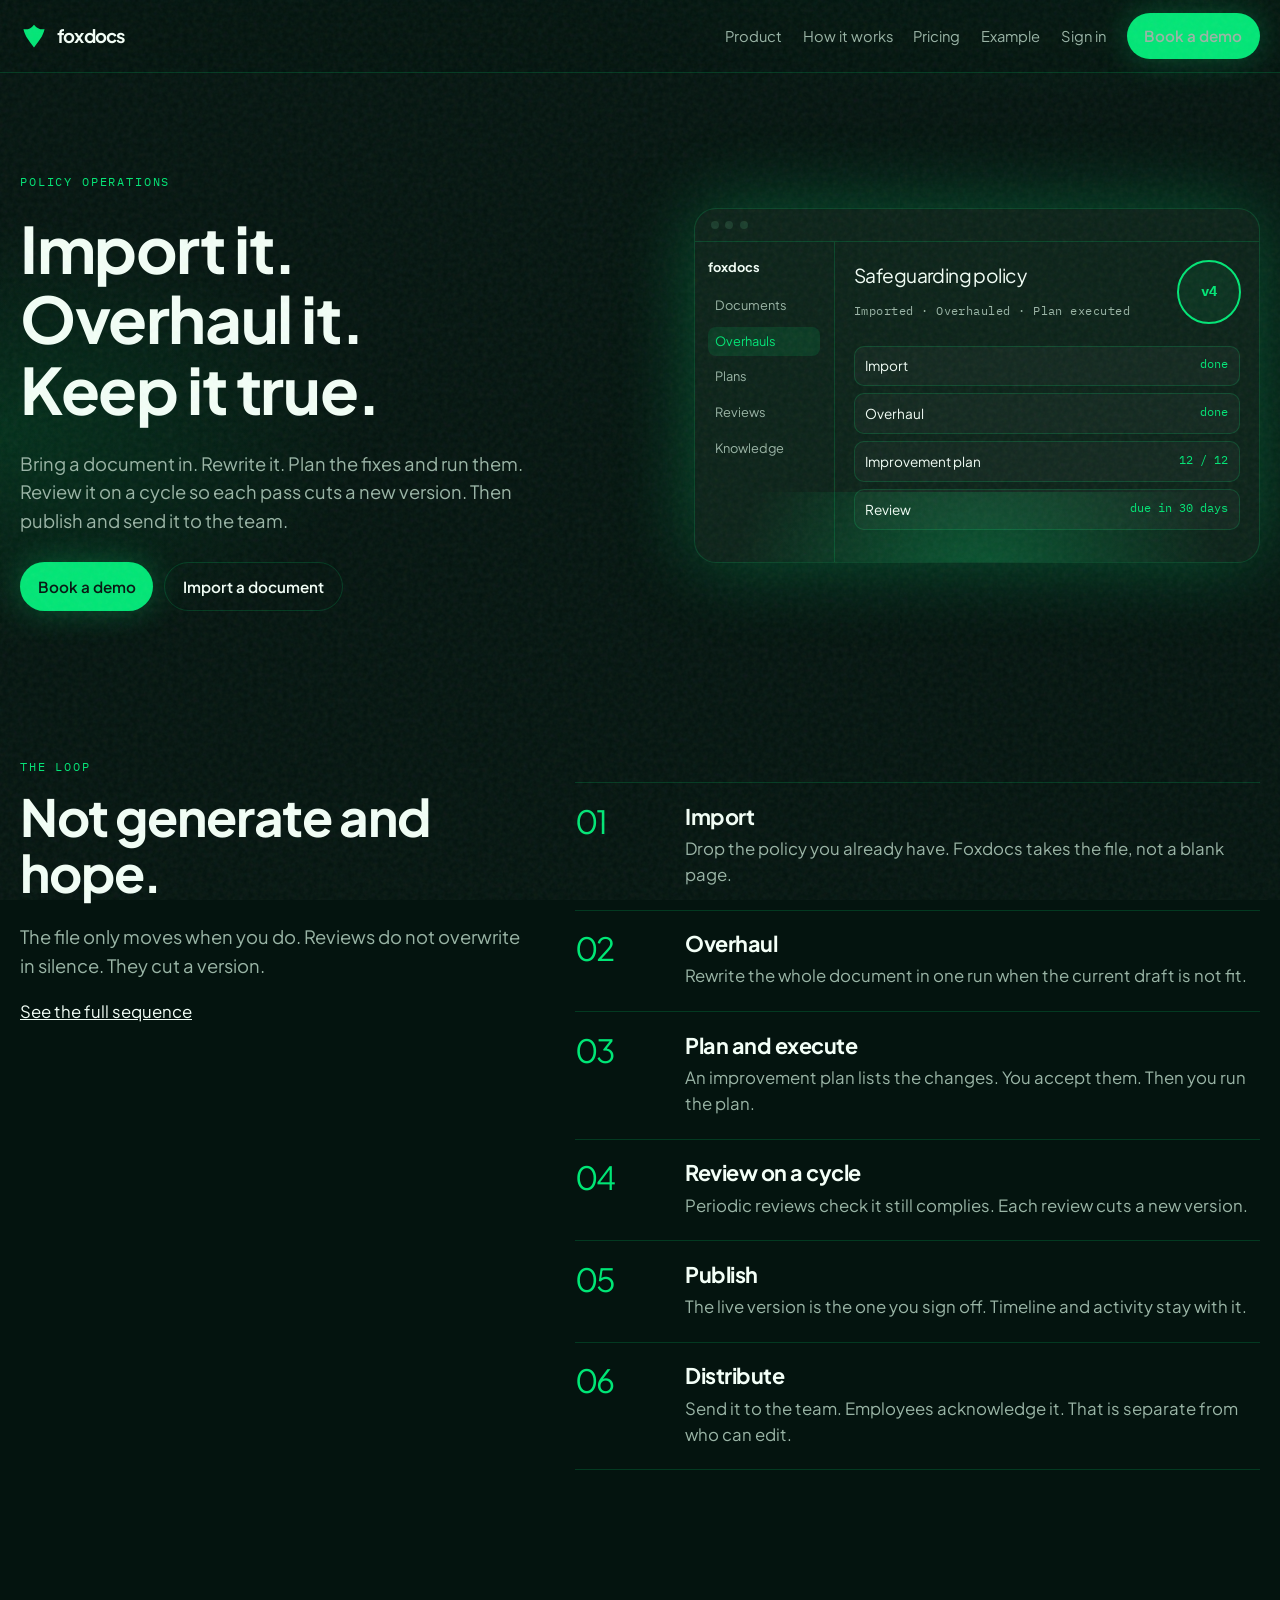
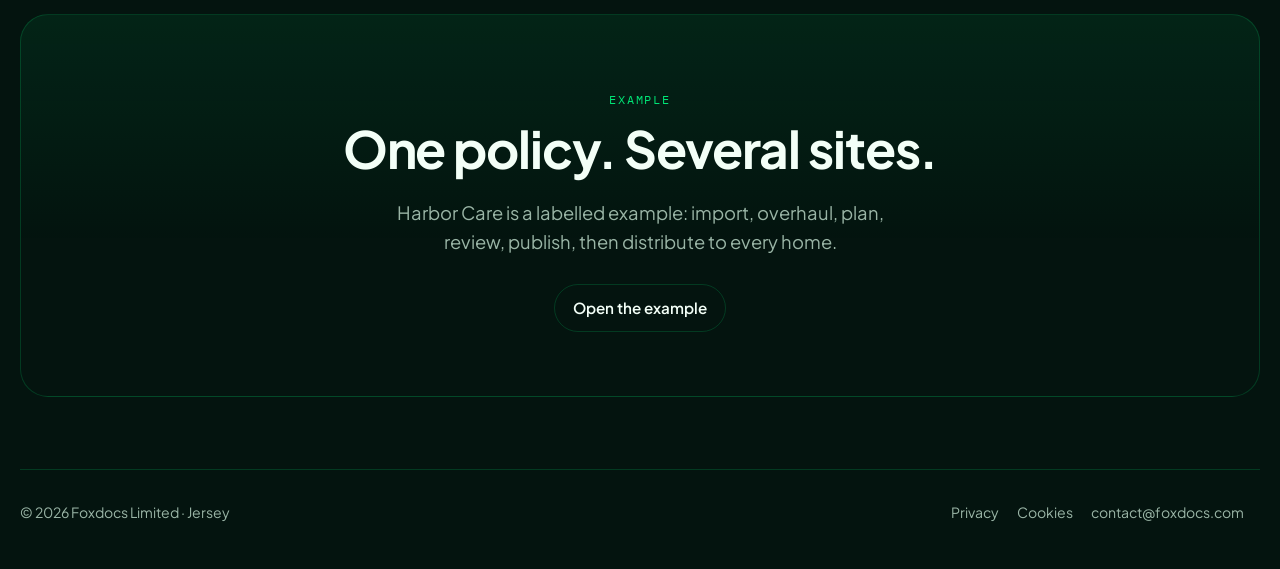
<file: index.html>
<!doctype html>
<html lang="en-GB">
<head>
  <meta charset="utf-8">
  <meta name="viewport" content="width=device-width, initial-scale=1">
  <title>Foxdocs · Import. Overhaul. Keep it true.</title>
  <meta name="description" content="Import a document, overhaul it, run an improvement plan, review it on a cycle, then publish and distribute.">
  <link rel="icon" href="favicon.svg" type="image/svg+xml">
  <link rel="preconnect" href="https://fonts.googleapis.com">
  <link rel="preconnect" href="https://fonts.gstatic.com" crossorigin>
  <link href="https://fonts.googleapis.com/css2?family=IBM+Plex+Mono:wght@400;600;700&family=Plus+Jakarta+Sans:ital,wght@0,400;0,500;0,600;0,700;1,400&display=swap" rel="stylesheet">
  <link rel="stylesheet" href="css/site.css">
</head>
<body>
<a class="skip" href="#main">Skip to content</a>
<header class="mast">
  <div class="wide mast-bar">
    <a class="mark" href="index.html"><svg class="mark-fox" viewBox="0 0 32 32" aria-hidden="true">
      <path fill="currentColor" d="M16 3c4 5 8.5 6 12 5-1 6-4 11-12 21C8 19 5 14 4 8c3.5 1 8 .2 12-5Z"/>
    </svg><span class="mark-word">foxdocs</span></a>
    <input type="checkbox" id="nav-on" class="nav-check">
    <label class="nav-burger" for="nav-on">Menu</label>
    <nav id="primary-nav" class="nav" aria-label="Primary">
      <a href="product.html">Product</a>
      <a href="how-it-works.html">How it works</a>
      <a href="pricing.html">Pricing</a>
      <a href="examples/harbor-care.html">Example</a>
      <a href="https://app.foxdocs.com">Sign in</a>
      <a class="btn btn-green" href="book-a-demo.html">Book a demo</a>
    </nav>
  </div>
</header>
<main id="main">
  <section class="hero">
    <div class="wide hero-grid">
      <div>
        <p class="kicker">Policy operations</p>
        <h1>Import it.<br>Overhaul it.<br>Keep it true.</h1>
        <p class="lede">Bring a document in. Rewrite it. Plan the fixes and run them. Review it on a cycle so each pass cuts a new version. Then publish and send it to the team.</p>
        <div class="actions">
          <a class="btn btn-green" href="book-a-demo.html">Book a demo</a>
          <a class="btn btn-line" href="https://www.foxdocs.com/upload-a-document">Import a document</a>
        </div>
      </div>
      <aside class="stage" aria-label="Product preview">
        <div class="stage-top"><span class="dot"></span><span class="dot"></span><span class="dot"></span></div>
        <div class="stage-body">
          <div class="side">
            <b>foxdocs</b>
            <p>Documents</p>
            <p class="on">Overhauls</p>
            <p>Plans</p>
            <p>Reviews</p>
            <p>Knowledge</p>
          </div>
          <div class="main">
            <div class="score">v4</div>
            <p class="doc">Safeguarding policy</p>
            <p class="meta">Imported · Overhauled · Plan executed</p>
            <div class="flow">
              <span>Import <em>done</em></span>
              <span>Overhaul <em>done</em></span>
              <span>Improvement plan <em>12 / 12</em></span>
              <span>Review <em>due in 30 days</em></span>
            </div>
          </div>
        </div>
      </aside>
    </div>
  </section>

  <section>
    <div class="wide two">
      <div>
        <p class="kicker">The loop</p>
        <h2>Not generate and hope.</h2>
        <p class="lede">The file only moves when you do. Reviews do not overwrite in silence. They cut a version.</p>
        <p><a href="how-it-works.html">See the full sequence</a></p>
      </div>
      <div class="rail">
        <article class="step"><div class="n">01</div><div><h3>Import</h3><p>Drop the policy you already have. Foxdocs takes the file, not a blank page.</p></div></article>
        <article class="step"><div class="n">02</div><div><h3>Overhaul</h3><p>Rewrite the whole document in one run when the current draft is not fit.</p></div></article>
        <article class="step"><div class="n">03</div><div><h3>Plan and execute</h3><p>An improvement plan lists the changes. You accept them. Then you run the plan.</p></div></article>
        <article class="step"><div class="n">04</div><div><h3>Review on a cycle</h3><p>Periodic reviews check it still complies. Each review cuts a new version.</p></div></article>
        <article class="step"><div class="n">05</div><div><h3>Publish</h3><p>The live version is the one you sign off. Timeline and activity stay with it.</p></div></article>
        <article class="step"><div class="n">06</div><div><h3>Distribute</h3><p>Send it to the team. Employees acknowledge it. That is separate from who can edit.</p></div></article>
      </div>
    </div>
  </section>

  <section>
    <div class="wide">
      <div class="cta">
        <p class="kicker">Example</p>
        <h2>One policy. Several sites.</h2>
        <p class="lede">Harbor Care is a labelled example: import, overhaul, plan, review, publish, then distribute to every home.</p>
        <div class="actions" style="justify-content:center">
          <a class="btn btn-line" href="examples/harbor-care.html">Open the example</a>
        </div>
      </div>
    </div>
  </section>
</main>
<footer>
  <div class="wide foot">
    <div>© 2026 Foxdocs Limited · Jersey</div>
    <div>
      <a href="https://www.foxdocs.com/privacy">Privacy</a>
      <a href="https://www.foxdocs.com/cookies">Cookies</a>
      <a href="mailto:contact@foxdocs.com">contact@foxdocs.com</a>
    </div>
  </div>
</footer>
<script src="js/site.js"></script>
</body>
</html>
</file>
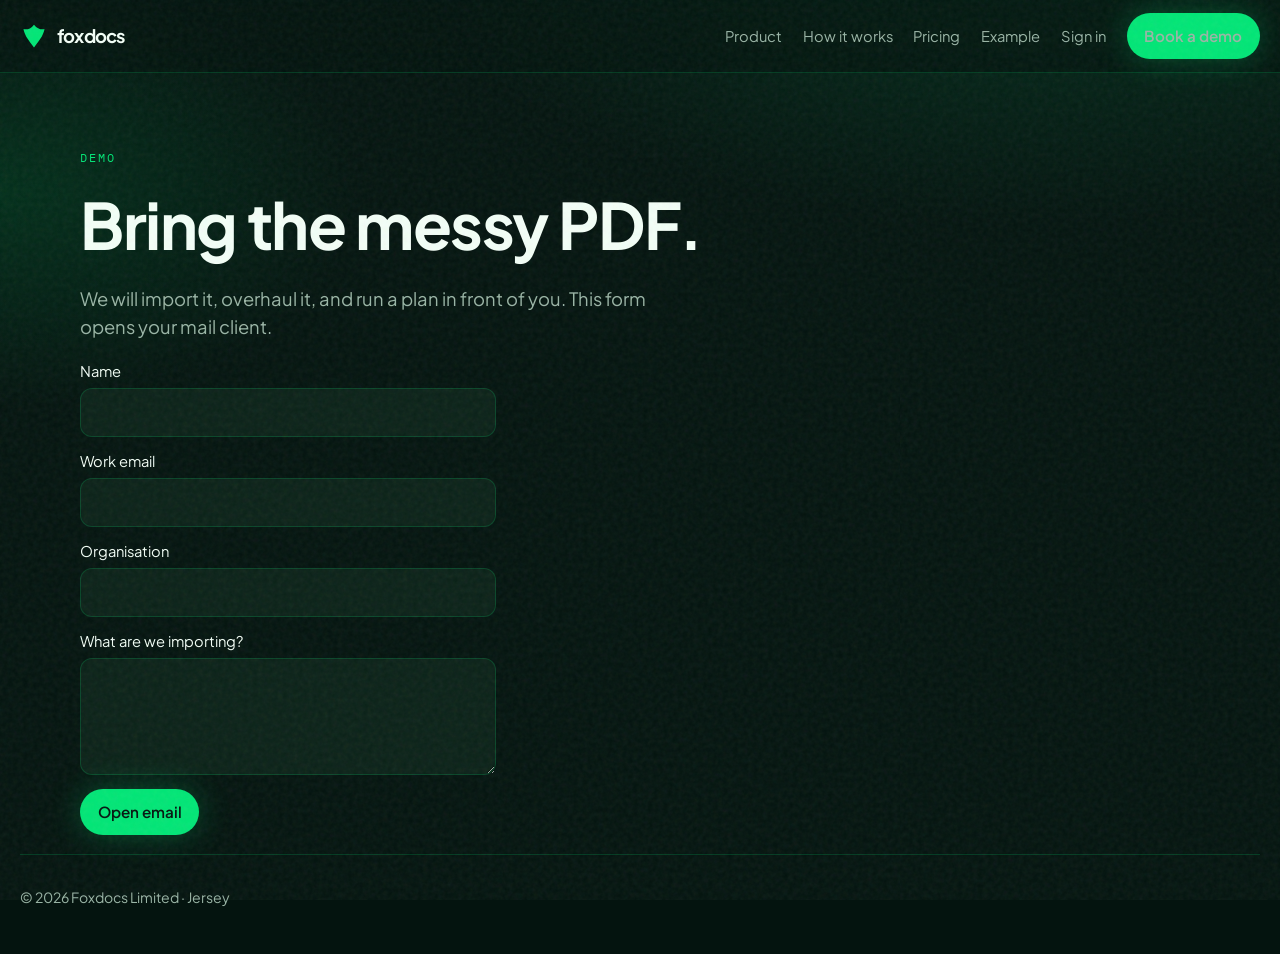
<file: book-a-demo.html>
<!doctype html>
<html lang="en-GB">
<head>
  <meta charset="utf-8">
  <meta name="viewport" content="width=device-width, initial-scale=1">
  <title>Book a demo · Foxdocs</title>
  <meta name="description" content="Walk a real imported document through the loop.">
  <link rel="icon" href="favicon.svg" type="image/svg+xml">
  <link rel="preconnect" href="https://fonts.googleapis.com">
  <link rel="preconnect" href="https://fonts.gstatic.com" crossorigin>
  <link href="https://fonts.googleapis.com/css2?family=IBM+Plex+Mono:wght@400;600;700&family=Plus+Jakarta+Sans:ital,wght@0,400;0,500;0,600;0,700;1,400&display=swap" rel="stylesheet">
  <link rel="stylesheet" href="css/site.css">
</head>
<body>
<a class="skip" href="#main">Skip to content</a>
<header class="mast">
  <div class="wide mast-bar">
    <a class="mark" href="index.html"><svg class="mark-fox" viewBox="0 0 32 32" aria-hidden="true">
      <path fill="currentColor" d="M16 3c4 5 8.5 6 12 5-1 6-4 11-12 21C8 19 5 14 4 8c3.5 1 8 .2 12-5Z"/>
    </svg><span class="mark-word">foxdocs</span></a>
    <input type="checkbox" id="nav-on" class="nav-check">
    <label class="nav-burger" for="nav-on">Menu</label>
    <nav id="primary-nav" class="nav" aria-label="Primary">
      <a href="product.html">Product</a>
      <a href="how-it-works.html">How it works</a>
      <a href="pricing.html">Pricing</a>
      <a href="examples/harbor-care.html">Example</a>
      <a href="https://app.foxdocs.com">Sign in</a>
      <a class="btn btn-green" href="book-a-demo.html">Book a demo</a>
    </nav>
  </div>
</header>
<main id="main">
  <section class="page-hero">
    <div class="wrap">
      <p class="kicker">Demo</p>
      <h1>Bring the messy PDF.</h1>
      <p class="lede">We will import it, overhaul it, and run a plan in front of you. This form opens your mail client.</p>
      <form class="demo" id="demo-form">
        <label>Name <input name="name" autocomplete="name"></label>
        <label>Work email <input type="email" name="email" autocomplete="email"></label>
        <label>Organisation <input name="org" autocomplete="organization"></label>
        <label>What are we importing? <textarea name="note" rows="4"></textarea></label>
        <div><button class="btn btn-green" type="submit">Open email</button></div>
      </form>
    </div>
  </section>
</main>
<footer><div class="wide foot"><div>© 2026 Foxdocs Limited · Jersey</div></div></footer>
<script src="js/site.js"></script>
</body>
</html>
</file>
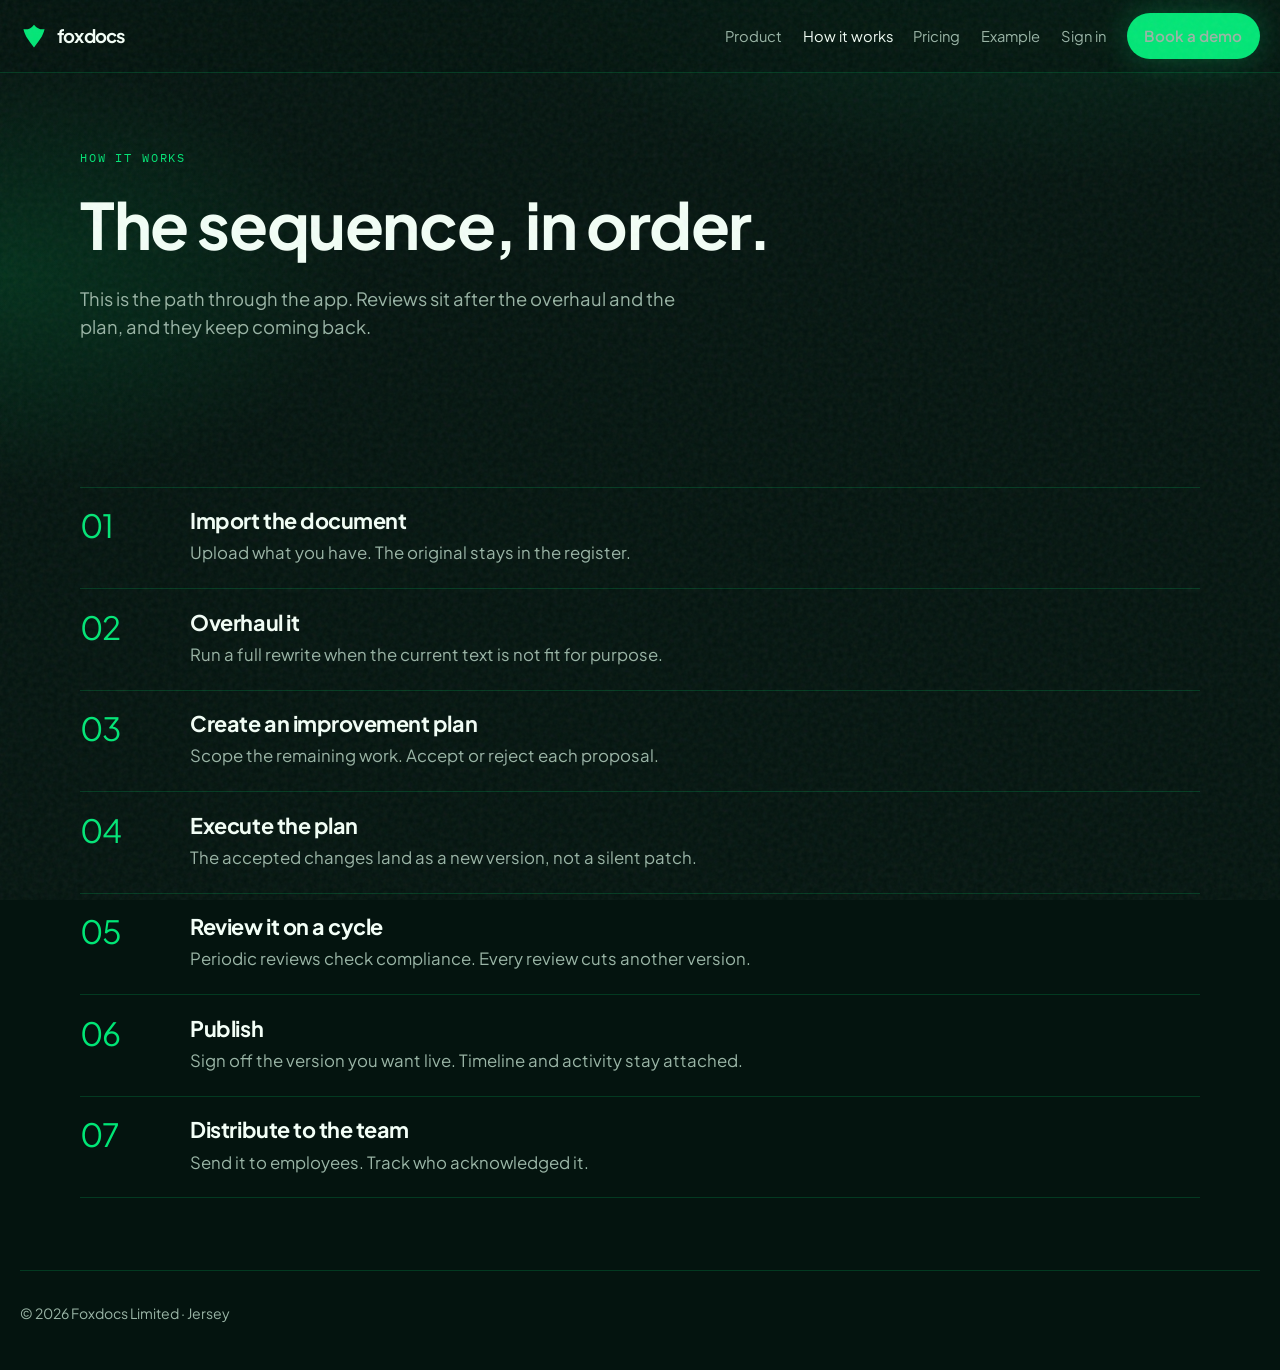
<file: how-it-works.html>
<!doctype html>
<html lang="en-GB">
<head>
  <meta charset="utf-8">
  <meta name="viewport" content="width=device-width, initial-scale=1">
  <title>How it works · Foxdocs</title>
  <meta name="description" content="Import, overhaul, plan, review, version, publish, distribute.">
  <link rel="icon" href="favicon.svg" type="image/svg+xml">
  <link rel="preconnect" href="https://fonts.googleapis.com">
  <link rel="preconnect" href="https://fonts.gstatic.com" crossorigin>
  <link href="https://fonts.googleapis.com/css2?family=IBM+Plex+Mono:wght@400;600;700&family=Plus+Jakarta+Sans:ital,wght@0,400;0,500;0,600;0,700;1,400&display=swap" rel="stylesheet">
  <link rel="stylesheet" href="css/site.css">
</head>
<body>
<a class="skip" href="#main">Skip to content</a>
<header class="mast">
  <div class="wide mast-bar">
    <a class="mark" href="index.html"><svg class="mark-fox" viewBox="0 0 32 32" aria-hidden="true">
      <path fill="currentColor" d="M16 3c4 5 8.5 6 12 5-1 6-4 11-12 21C8 19 5 14 4 8c3.5 1 8 .2 12-5Z"/>
    </svg><span class="mark-word">foxdocs</span></a>
    <input type="checkbox" id="nav-on" class="nav-check">
    <label class="nav-burger" for="nav-on">Menu</label>
    <nav id="primary-nav" class="nav" aria-label="Primary">
      <a href="product.html">Product</a>
      <a href="how-it-works.html" aria-current="page">How it works</a>
      <a href="pricing.html">Pricing</a>
      <a href="examples/harbor-care.html">Example</a>
      <a href="https://app.foxdocs.com">Sign in</a>
      <a class="btn btn-green" href="book-a-demo.html">Book a demo</a>
    </nav>
  </div>
</header>
<main id="main">
  <section class="page-hero">
    <div class="wrap">
      <p class="kicker">How it works</p>
      <h1>The sequence, in order.</h1>
      <p class="lede">This is the path through the app. Reviews sit after the overhaul and the plan, and they keep coming back.</p>
    </div>
  </section>
  <section>
    <div class="wrap rail">
      <article class="step"><div class="n">01</div><div><h3>Import the document</h3><p>Upload what you have. The original stays in the register.</p></div></article>
      <article class="step"><div class="n">02</div><div><h3>Overhaul it</h3><p>Run a full rewrite when the current text is not fit for purpose.</p></div></article>
      <article class="step"><div class="n">03</div><div><h3>Create an improvement plan</h3><p>Scope the remaining work. Accept or reject each proposal.</p></div></article>
      <article class="step"><div class="n">04</div><div><h3>Execute the plan</h3><p>The accepted changes land as a new version, not a silent patch.</p></div></article>
      <article class="step"><div class="n">05</div><div><h3>Review it on a cycle</h3><p>Periodic reviews check compliance. Every review cuts another version.</p></div></article>
      <article class="step"><div class="n">06</div><div><h3>Publish</h3><p>Sign off the version you want live. Timeline and activity stay attached.</p></div></article>
      <article class="step"><div class="n">07</div><div><h3>Distribute to the team</h3><p>Send it to employees. Track who acknowledged it.</p></div></article>
    </div>
  </section>
</main>
<footer><div class="wide foot"><div>© 2026 Foxdocs Limited · Jersey</div></div></footer>
<script src="js/site.js"></script>
</body>
</html>
</file>
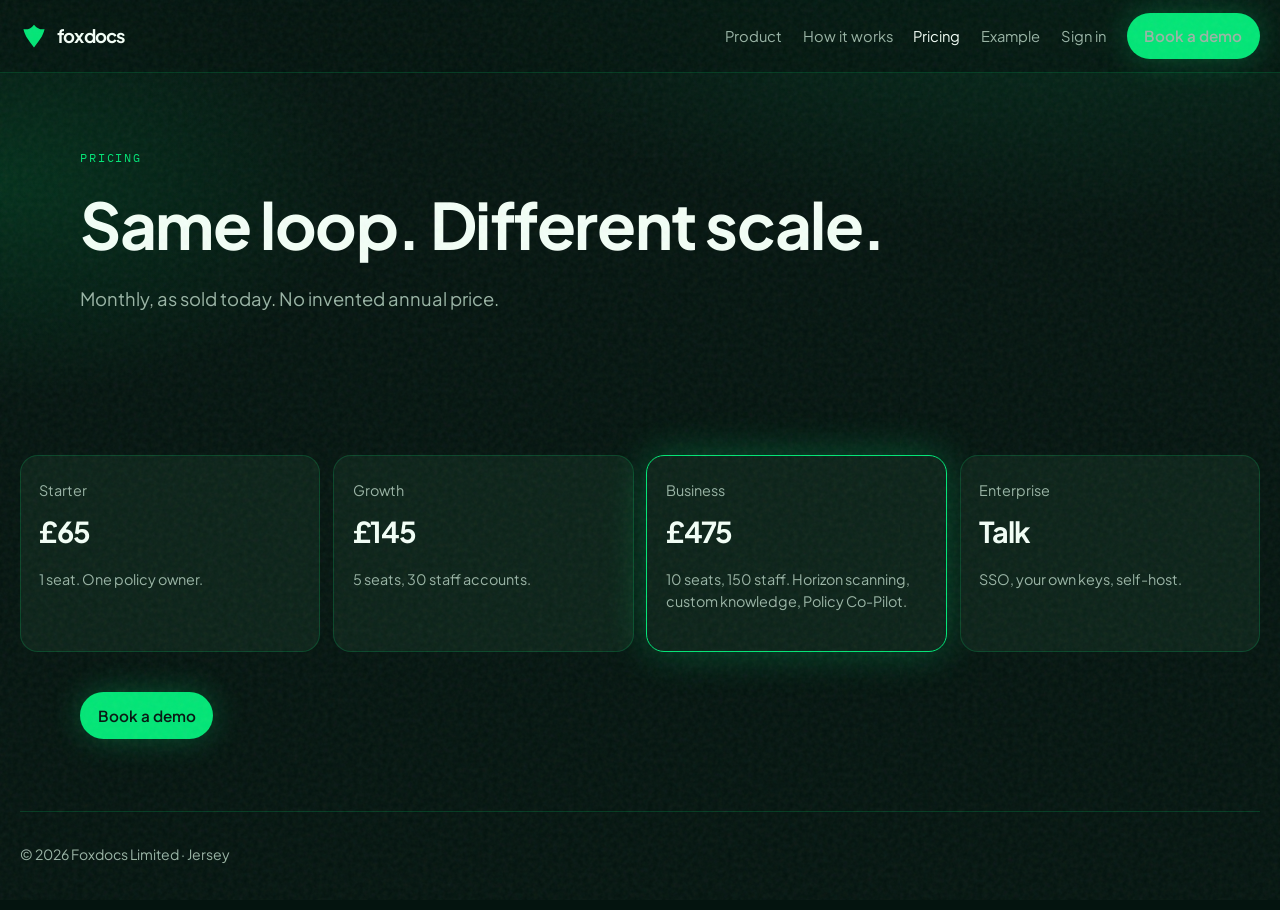
<file: pricing.html>
<!doctype html>
<html lang="en-GB">
<head>
  <meta charset="utf-8">
  <meta name="viewport" content="width=device-width, initial-scale=1">
  <title>Pricing · Foxdocs</title>
  <meta name="description" content="Starter, Growth, Business, Enterprise.">
  <link rel="icon" href="favicon.svg" type="image/svg+xml">
  <link rel="preconnect" href="https://fonts.googleapis.com">
  <link rel="preconnect" href="https://fonts.gstatic.com" crossorigin>
  <link href="https://fonts.googleapis.com/css2?family=IBM+Plex+Mono:wght@400;600;700&family=Plus+Jakarta+Sans:ital,wght@0,400;0,500;0,600;0,700;1,400&display=swap" rel="stylesheet">
  <link rel="stylesheet" href="css/site.css">
</head>
<body>
<a class="skip" href="#main">Skip to content</a>
<header class="mast">
  <div class="wide mast-bar">
    <a class="mark" href="index.html"><svg class="mark-fox" viewBox="0 0 32 32" aria-hidden="true">
      <path fill="currentColor" d="M16 3c4 5 8.5 6 12 5-1 6-4 11-12 21C8 19 5 14 4 8c3.5 1 8 .2 12-5Z"/>
    </svg><span class="mark-word">foxdocs</span></a>
    <input type="checkbox" id="nav-on" class="nav-check">
    <label class="nav-burger" for="nav-on">Menu</label>
    <nav id="primary-nav" class="nav" aria-label="Primary">
      <a href="product.html">Product</a>
      <a href="how-it-works.html">How it works</a>
      <a href="pricing.html" aria-current="page">Pricing</a>
      <a href="examples/harbor-care.html">Example</a>
      <a href="https://app.foxdocs.com">Sign in</a>
      <a class="btn btn-green" href="book-a-demo.html">Book a demo</a>
    </nav>
  </div>
</header>
<main id="main">
  <section class="page-hero">
    <div class="wrap">
      <p class="kicker">Pricing</p>
      <h1>Same loop. Different scale.</h1>
      <p class="lede">Monthly, as sold today. No invented annual price.</p>
    </div>
  </section>
  <section>
    <div class="wide plans">
      <div class="plan"><span>Starter</span><b>£65</b><p>1 seat. One policy owner.</p></div>
      <div class="plan"><span>Growth</span><b>£145</b><p>5 seats, 30 staff accounts.</p></div>
      <div class="plan hot"><span>Business</span><b>£475</b><p>10 seats, 150 staff. Horizon scanning, custom knowledge, Policy Co-Pilot.</p></div>
      <div class="plan"><span>Enterprise</span><b>Talk</b><p>SSO, your own keys, self-host.</p></div>
    </div>
    <div class="wrap" style="margin-top:2.5rem">
      <a class="btn btn-green" href="book-a-demo.html">Book a demo</a>
    </div>
  </section>
</main>
<footer><div class="wide foot"><div>© 2026 Foxdocs Limited · Jersey</div></div></footer>
<script src="js/site.js"></script>
</body>
</html>
</file>
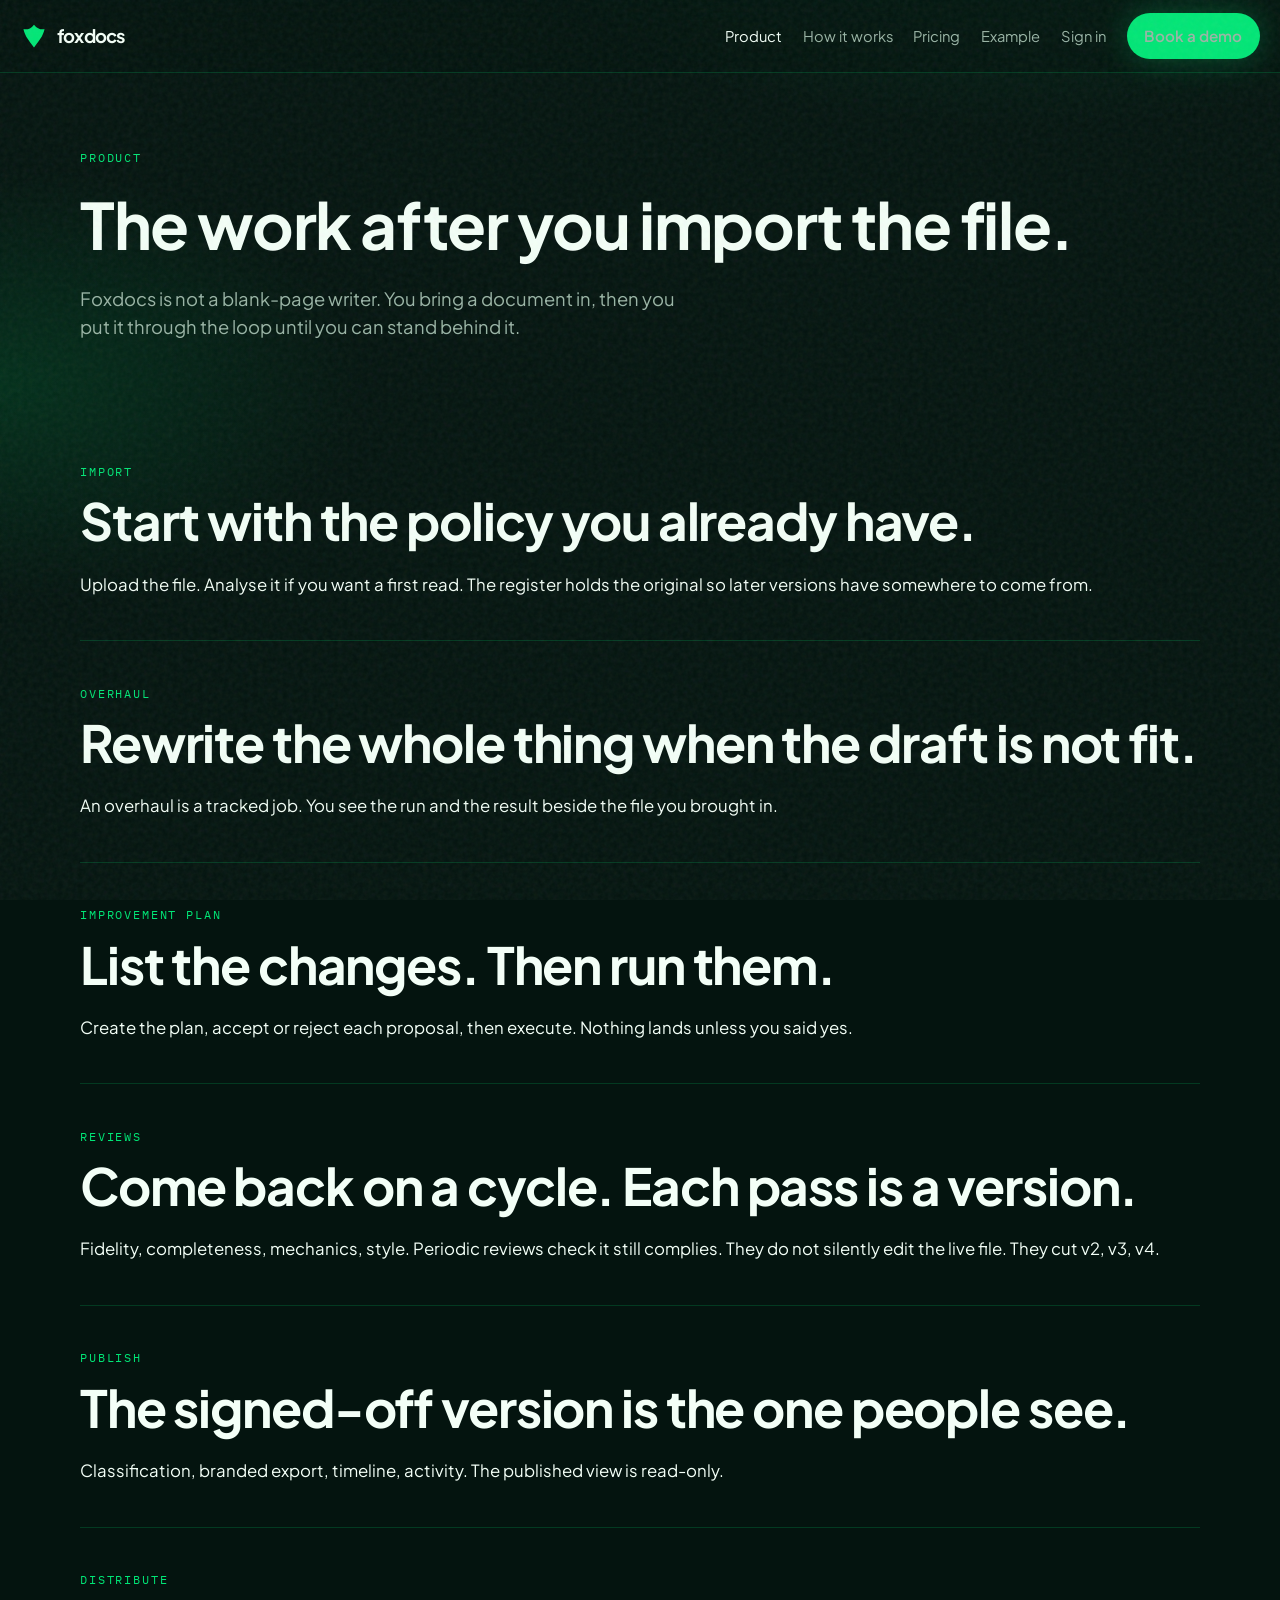
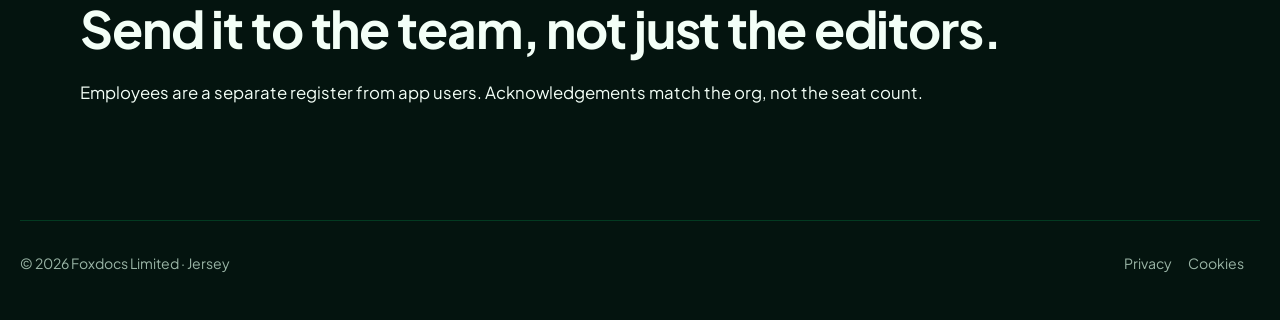
<file: product.html>
<!doctype html>
<html lang="en-GB">
<head>
  <meta charset="utf-8">
  <meta name="viewport" content="width=device-width, initial-scale=1">
  <title>Product · Foxdocs</title>
  <meta name="description" content="Import, overhaul, improvement plans, reviews, versions, publish, distribute.">
  <link rel="icon" href="favicon.svg" type="image/svg+xml">
  <link rel="preconnect" href="https://fonts.googleapis.com">
  <link rel="preconnect" href="https://fonts.gstatic.com" crossorigin>
  <link href="https://fonts.googleapis.com/css2?family=IBM+Plex+Mono:wght@400;600;700&family=Plus+Jakarta+Sans:ital,wght@0,400;0,500;0,600;0,700;1,400&display=swap" rel="stylesheet">
  <link rel="stylesheet" href="css/site.css">
</head>
<body>
<a class="skip" href="#main">Skip to content</a>
<header class="mast">
  <div class="wide mast-bar">
    <a class="mark" href="index.html"><svg class="mark-fox" viewBox="0 0 32 32" aria-hidden="true">
      <path fill="currentColor" d="M16 3c4 5 8.5 6 12 5-1 6-4 11-12 21C8 19 5 14 4 8c3.5 1 8 .2 12-5Z"/>
    </svg><span class="mark-word">foxdocs</span></a>
    <input type="checkbox" id="nav-on" class="nav-check">
    <label class="nav-burger" for="nav-on">Menu</label>
    <nav id="primary-nav" class="nav" aria-label="Primary">
      <a href="product.html" aria-current="page">Product</a>
      <a href="how-it-works.html">How it works</a>
      <a href="pricing.html">Pricing</a>
      <a href="examples/harbor-care.html">Example</a>
      <a href="https://app.foxdocs.com">Sign in</a>
      <a class="btn btn-green" href="book-a-demo.html">Book a demo</a>
    </nav>
  </div>
</header>
<main id="main">
  <section class="page-hero">
    <div class="wrap">
      <p class="kicker">Product</p>
      <h1>The work after you import the file.</h1>
      <p class="lede">Foxdocs is not a blank-page writer. You bring a document in, then you put it through the loop until you can stand behind it.</p>
    </div>
  </section>
  <section>
    <div class="wrap stack">
      <article class="block"><p class="kicker">Import</p><h2>Start with the policy you already have.</h2><p>Upload the file. Analyse it if you want a first read. The register holds the original so later versions have somewhere to come from.</p></article>
      <article class="block"><p class="kicker">Overhaul</p><h2>Rewrite the whole thing when the draft is not fit.</h2><p>An overhaul is a tracked job. You see the run and the result beside the file you brought in.</p></article>
      <article class="block"><p class="kicker">Improvement plan</p><h2>List the changes. Then run them.</h2><p>Create the plan, accept or reject each proposal, then execute. Nothing lands unless you said yes.</p></article>
      <article class="block"><p class="kicker">Reviews</p><h2>Come back on a cycle. Each pass is a version.</h2><p>Fidelity, completeness, mechanics, style. Periodic reviews check it still complies. They do not silently edit the live file. They cut v2, v3, v4.</p></article>
      <article class="block"><p class="kicker">Publish</p><h2>The signed-off version is the one people see.</h2><p>Classification, branded export, timeline, activity. The published view is read-only.</p></article>
      <article class="block"><p class="kicker">Distribute</p><h2>Send it to the team, not just the editors.</h2><p>Employees are a separate register from app users. Acknowledgements match the org, not the seat count.</p></article>
    </div>
  </section>
</main>
<footer><div class="wide foot"><div>© 2026 Foxdocs Limited · Jersey</div><div><a href="https://www.foxdocs.com/privacy">Privacy</a><a href="https://www.foxdocs.com/cookies">Cookies</a></div></div></footer>
<script src="js/site.js"></script>
</body>
</html>
</file>
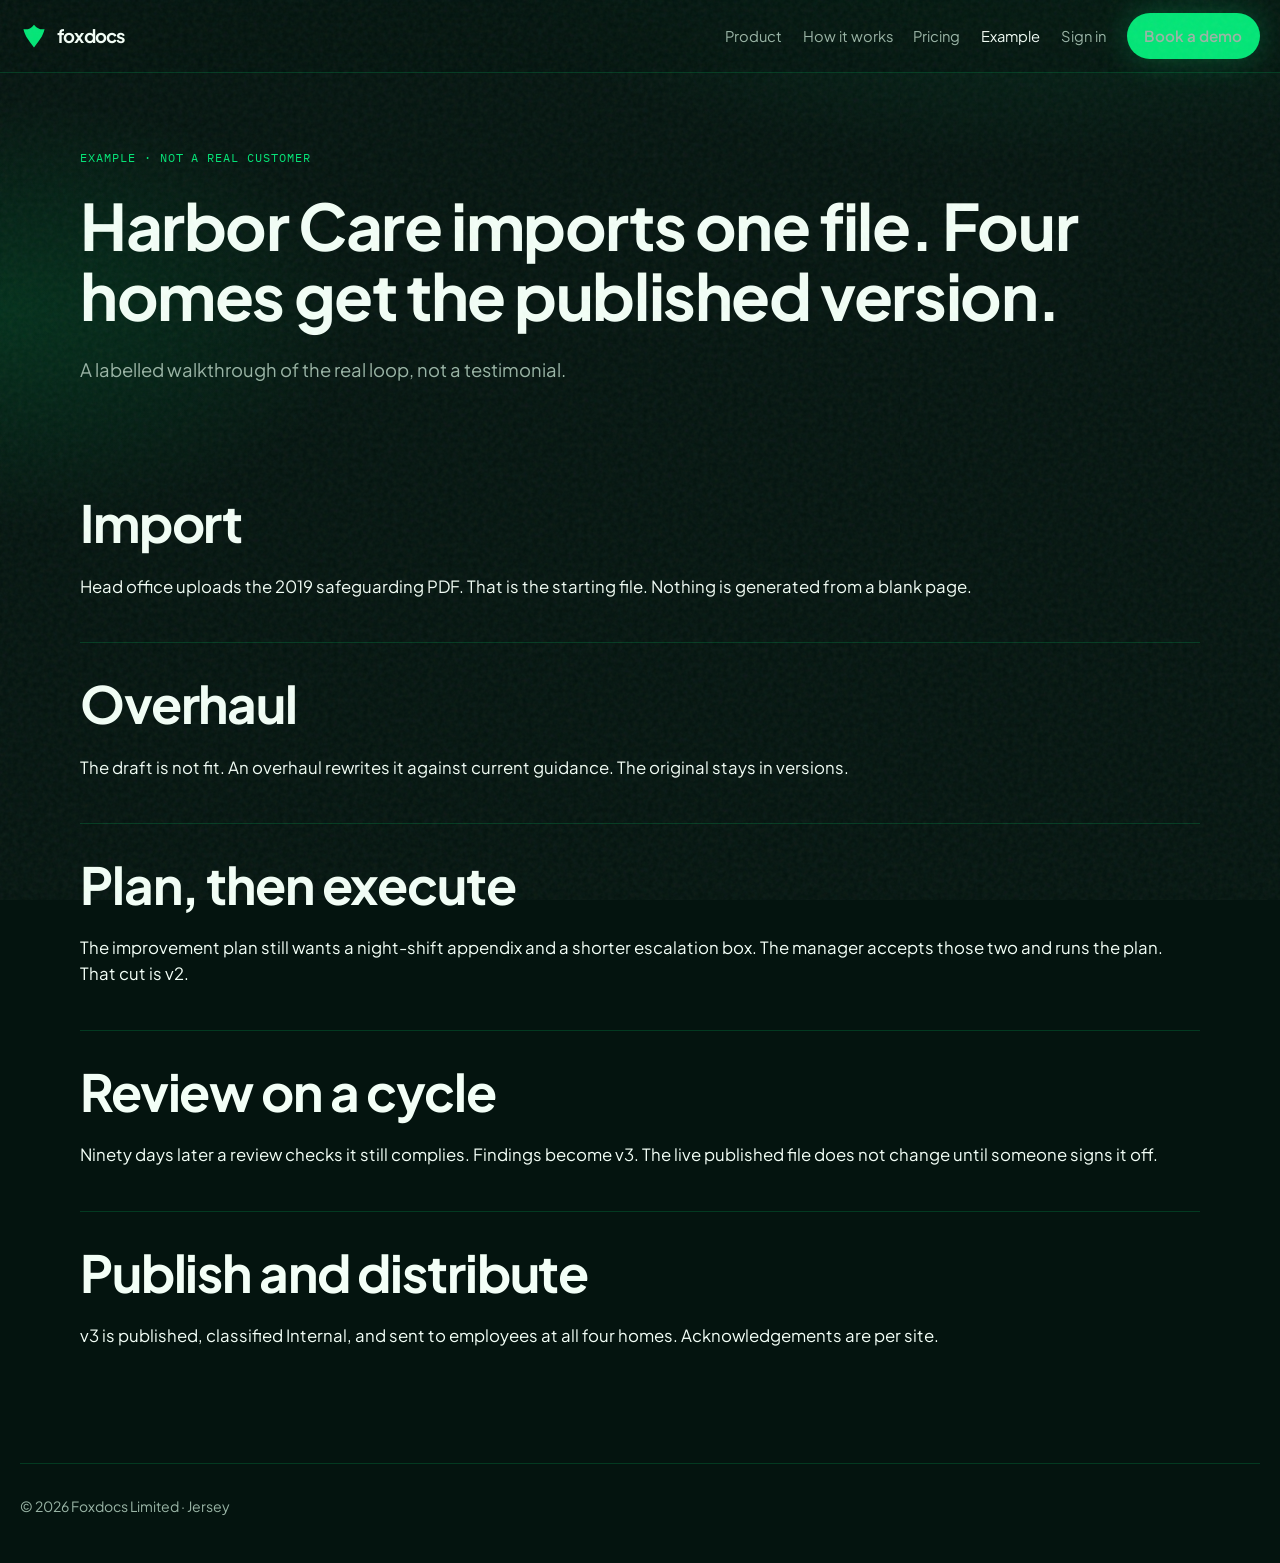
<file: examples/harbor-care.html>
<!doctype html>
<html lang="en-GB">
<head>
  <meta charset="utf-8">
  <meta name="viewport" content="width=device-width, initial-scale=1">
  <title>Example: Harbor Care · Foxdocs</title>
  <meta name="description" content="Labelled example of import, overhaul, plan, review, publish, distribute across sites.">
  <link rel="icon" href="favicon.svg" type="image/svg+xml">
  <link rel="preconnect" href="https://fonts.googleapis.com">
  <link rel="preconnect" href="https://fonts.gstatic.com" crossorigin>
  <link href="https://fonts.googleapis.com/css2?family=IBM+Plex+Mono:wght@400;600;700&family=Plus+Jakarta+Sans:ital,wght@0,400;0,500;0,600;0,700;1,400&display=swap" rel="stylesheet">
  <link rel="stylesheet" href="../css/site.css">
</head>
<body>
<a class="skip" href="#main">Skip to content</a>
<header class="mast">
  <div class="wide mast-bar">
    <a class="mark" href="../index.html"><svg class="mark-fox" viewBox="0 0 32 32" aria-hidden="true">
      <path fill="currentColor" d="M16 3c4 5 8.5 6 12 5-1 6-4 11-12 21C8 19 5 14 4 8c3.5 1 8 .2 12-5Z"/>
    </svg><span class="mark-word">foxdocs</span></a>
    <input type="checkbox" id="nav-on" class="nav-check">
    <label class="nav-burger" for="nav-on">Menu</label>
    <nav id="primary-nav" class="nav" aria-label="Primary">
      <a href="../product.html">Product</a>
      <a href="../how-it-works.html">How it works</a>
      <a href="../pricing.html">Pricing</a>
      <a href="../examples/harbor-care.html" aria-current="page">Example</a>
      <a href="https://app.foxdocs.com">Sign in</a>
      <a class="btn btn-green" href="../book-a-demo.html">Book a demo</a>
    </nav>
  </div>
</header>
<main id="main">
  <section class="page-hero">
    <div class="wrap">
      <p class="note">Example · not a real customer</p>
      <h1>Harbor Care imports one file. Four homes get the published version.</h1>
      <p class="lede">A labelled walkthrough of the real loop, not a testimonial.</p>
    </div>
  </section>
  <section>
    <div class="wrap stack">
      <article class="block"><h2>Import</h2><p>Head office uploads the 2019 safeguarding PDF. That is the starting file. Nothing is generated from a blank page.</p></article>
      <article class="block"><h2>Overhaul</h2><p>The draft is not fit. An overhaul rewrites it against current guidance. The original stays in versions.</p></article>
      <article class="block"><h2>Plan, then execute</h2><p>The improvement plan still wants a night-shift appendix and a shorter escalation box. The manager accepts those two and runs the plan. That cut is v2.</p></article>
      <article class="block"><h2>Review on a cycle</h2><p>Ninety days later a review checks it still complies. Findings become v3. The live published file does not change until someone signs it off.</p></article>
      <article class="block"><h2>Publish and distribute</h2><p>v3 is published, classified Internal, and sent to employees at all four homes. Acknowledgements are per site.</p></article>
    </div>
  </section>
</main>
<footer><div class="wide foot"><div>© 2026 Foxdocs Limited · Jersey</div></div></footer>
<script src="../js/site.js"></script>
</body>
</html>
</file>
<file: css/site.css>
/* Foxdocs — dark brand. One green. No paper, no copper. */
:root {
  --bg: #04140f;
  --bg-2: #071c14;
  --panel: #0b2218;
  --ink: #f3fff7;
  --mute: #9ab5a6;
  --line: rgba(0, 230, 118, 0.18);
  --green: #00e676;
  --green-dim: #12a35a;
  --green-glow: rgba(0, 230, 118, 0.28);
  --font: "Plus Jakarta Sans", Arial, sans-serif;
  --body: "Plus Jakarta Sans", Arial, sans-serif;
  --mono: "IBM Plex Mono", ui-monospace, monospace;
  --page: min(1120px, calc(100% - 2.5rem));
  --wide: min(1280px, calc(100% - 2.5rem));
}

*, *::before, *::after { box-sizing: border-box; }
html { scroll-behavior: smooth; color-scheme: dark; }
@media (prefers-reduced-motion: reduce) {
  html { scroll-behavior: auto; }
  *, *::before, *::after { animation: none !important; transition: none !important; }
}

body {
  margin: 0;
  min-height: 100%;
  font-family: var(--body);
  font-size: 1.05rem;
  line-height: 1.55;
  color: var(--ink);
  background:
    radial-gradient(80rem 40rem at 80% -10%, rgba(0, 230, 118, 0.14), transparent 50%),
    radial-gradient(50rem 30rem at 0% 20%, rgba(0, 80, 40, 0.45), transparent 45%),
    var(--bg);
}

body::after {
  content: "";
  position: fixed;
  inset: 0;
  pointer-events: none;
  z-index: 50;
  opacity: 0.07;
  background-image: url("data:image/svg+xml,%3Csvg viewBox='0 0 200 200' xmlns='http://www.w3.org/2000/svg'%3E%3Cfilter id='n'%3E%3CfeTurbulence type='fractalNoise' baseFrequency='0.9' numOctaves='3' stitchTiles='stitch'/%3E%3C/filter%3E%3Crect width='100%25' height='100%25' filter='url(%23n)'/%3E%3C/svg%3E");
}

a { color: inherit; }
img, svg { display: block; max-width: 100%; }
button, input, textarea { font: inherit; color: inherit; }

:focus { outline: none; }
:focus-visible { outline: 2px solid var(--green); outline-offset: 3px; }
::selection { background: var(--green); color: #04140f; }

.skip {
  position: absolute; left: 0.75rem; top: 0.75rem; z-index: 80;
  padding: 0.4rem 0.7rem; background: var(--green); color: #04140f;
  text-decoration: none; transform: translateY(-200%);
}
.skip:focus { transform: none; }

.wrap { width: var(--page); margin-inline: auto; }
.wide { width: var(--wide); margin-inline: auto; }

.mast {
  position: sticky; top: 0; z-index: 20;
  background: color-mix(in srgb, var(--bg) 72%, transparent);
  backdrop-filter: blur(18px);
  border-bottom: 1px solid var(--line);
}
.mast-bar {
  display: flex; align-items: center; justify-content: space-between;
  min-height: 72px; gap: 1rem;
}
.mark {
  display: flex; align-items: center; gap: 0.55rem;
  text-decoration: none; font-family: var(--font);
  font-weight: 700; letter-spacing: -0.04em; font-size: 1.15rem;
}
.mark-fox { width: 28px; height: 28px; color: var(--green); }
.mark-word { font-style: normal; }
.nav { display: flex; align-items: center; gap: 1.3rem; font-size: 0.92rem; }
.nav a { text-decoration: none; color: var(--mute); }
.nav a:hover, .nav a[aria-current="page"] { color: var(--ink); }
.nav-check { position: absolute; opacity: 0; pointer-events: none; }
.nav-burger { display: none; }

.btn {
  display: inline-flex; align-items: center; justify-content: center;
  text-decoration: none; border: 0; cursor: pointer;
  padding: 0.72rem 1.1rem; border-radius: 999px;
  font-weight: 600; font-size: 0.95rem;
}
.btn-green { background: var(--green); color: #04140f; box-shadow: 0 0 32px var(--green-glow); }
.btn-green:hover { filter: brightness(1.06); }
.btn-ghost { background: transparent; color: var(--mute); }
.btn-line { background: transparent; color: var(--ink); border: 1px solid var(--line); }

.hero { padding: 5.5rem 0 4rem; }
.hero-grid {
  display: grid; grid-template-columns: 1.05fr 0.95fr;
  gap: 3rem; align-items: center;
}
.kicker {
  font-family: var(--mono); font-size: 0.72rem;
  letter-spacing: 0.16em; text-transform: uppercase; color: var(--green);
}
h1, h2, h3 { font-family: var(--font); font-weight: 700; letter-spacing: -0.022em; line-height: 1.1; }
h1 { font-size: clamp(2.6rem, 5.5vw, 4rem); margin: 0.35em 0 0.4em; }
h2 { font-size: clamp(2rem, 4vw, 3.2rem); margin: 0 0 0.45em; }
h3 { font-size: 1.35rem; margin: 0 0 0.35em; }
.lede { color: var(--mute); font-size: 1.15rem; max-width: 34rem; }
.actions { display: flex; flex-wrap: wrap; gap: 0.7rem; margin-top: 1.7rem; }

.stage {
  position: relative;
  background: var(--panel);
  border: 1px solid var(--line);
  border-radius: 22px;
  box-shadow: 0 0 80px var(--green-glow);
  overflow: hidden;
}
.stage::before {
  content: "";
  position: absolute; inset: auto -20% -40% -20%; height: 60%;
  background: radial-gradient(circle, var(--green-glow), transparent 60%);
  pointer-events: none;
}
.stage-top {
  display: flex; gap: 0.4rem; padding: 0.75rem 1rem;
  border-bottom: 1px solid var(--line);
}
.dot { width: 8px; height: 8px; border-radius: 50%; background: #1a3d2c; }
.stage-body { display: grid; grid-template-columns: 140px 1fr; min-height: 320px; }
.side { padding: 1rem 0.85rem; border-right: 1px solid var(--line); color: var(--mute); font-size: 0.8rem; }
.side b { display: block; color: var(--ink); margin-bottom: 0.8rem; }
.side p { margin: 0 0 0.4rem; padding: 0.3rem 0.4rem; border-radius: 8px; }
.side .on { background: rgba(0, 230, 118, 0.12); color: var(--green); }
.main { padding: 1.15rem 1.2rem 1.4rem; position: relative; }
.doc { font-family: var(--font); font-size: 1.2rem; letter-spacing: -0.03em; margin: 0 0 0.3rem; }
.meta { font-family: var(--mono); font-size: 0.72rem; color: var(--mute); letter-spacing: 0.04em; }
.score {
  position: absolute; top: 1.1rem; right: 1.1rem;
  width: 64px; height: 64px; border-radius: 50%;
  display: grid; place-items: center;
  border: 2px solid var(--green); color: var(--green);
  font-family: var(--mono); font-weight: 700; font-size: 0.85rem;
  background: rgba(0, 230, 118, 0.08);
}
.flow {
  display: grid; gap: 0.45rem; margin-top: 1.6rem;
}
.flow span {
  display: flex; justify-content: space-between;
  padding: 0.55rem 0.65rem; border-radius: 10px;
  background: rgba(255,255,255,0.03); border: 1px solid var(--line);
  font-size: 0.85rem;
}
.flow em { font-style: normal; color: var(--green); font-family: var(--mono); font-size: 0.72rem; }

section { padding: 4.5rem 0; }
.rail { display: grid; gap: 0; margin-top: 2.2rem; }
.step {
  display: grid; grid-template-columns: 5.5rem 1fr;
  gap: 1.4rem; padding: 1.35rem 0;
  border-top: 1px solid var(--line);
}
.step:last-child { border-bottom: 1px solid var(--line); }
.n {
  font-family: var(--font); font-size: 2rem; color: var(--green);
  letter-spacing: -0.04em; line-height: 1;
}
.step p { margin: 0.25rem 0 0; color: var(--mute); max-width: 38rem; }

.two { display: grid; grid-template-columns: 0.85fr 1.15fr; gap: 3rem; }
.stack { display: grid; gap: 2rem; }
.block { padding-bottom: 1.6rem; border-bottom: 1px solid var(--line); }
.block:last-child { border: 0; }

.plans {
  display: grid; grid-template-columns: repeat(4, 1fr); gap: 0.8rem; margin-top: 2rem;
}
.plan {
  padding: 1.3rem 1.15rem 1.5rem;
  border: 1px solid var(--line); border-radius: 18px; background: var(--panel);
}
.plan.hot { border-color: var(--green); box-shadow: 0 0 40px var(--green-glow); }
.plan b { display: block; font-family: var(--font); font-size: 1.8rem; letter-spacing: -0.04em; margin: 0.4rem 0; }
.plan span, .plan p { color: var(--mute); font-size: 0.9rem; }

.cta {
  text-align: center; padding: 4rem 1.2rem;
  border: 1px solid var(--line); border-radius: 28px;
  background: linear-gradient(180deg, rgba(0,230,118,0.08), transparent 60%);
}
.cta .lede { margin-inline: auto; }

.foot {
  display: flex; justify-content: space-between; flex-wrap: wrap; gap: 1rem;
  padding: 2rem 0 2.8rem; color: var(--mute); font-size: 0.88rem;
  border-top: 1px solid var(--line);
}
.foot a { color: var(--mute); text-decoration: none; margin-right: 1rem; }
.foot a:hover { color: var(--ink); }

.page-hero { padding: 4rem 0 1.2rem; }
.page-hero .lede { max-width: 38rem; }
.note { color: var(--green); font-family: var(--mono); font-size: 0.75rem; letter-spacing: 0.08em; text-transform: uppercase; }

form.demo { display: grid; gap: 0.85rem; max-width: 26rem; }
label { display: grid; gap: 0.3rem; font-size: 0.92rem; }
input, textarea {
  border: 1px solid var(--line); background: var(--panel);
  padding: 0.75rem 0.8rem; border-radius: 12px;
}

@media (max-width: 880px) {
  .hero-grid, .stage-body, .two, .plans, .step { grid-template-columns: 1fr; }
  .nav { display: none; }
  .nav-check:checked ~ .nav {
    display: flex; flex-direction: column; position: absolute;
    inset: 72px 1rem auto; padding: 1rem; background: var(--panel);
    border: 1px solid var(--line); border-radius: 16px;
  }
  .nav-burger { display: block; color: var(--mute); cursor: pointer; }
  .score { position: static; margin: 0 0 1rem; }
}
</file>
